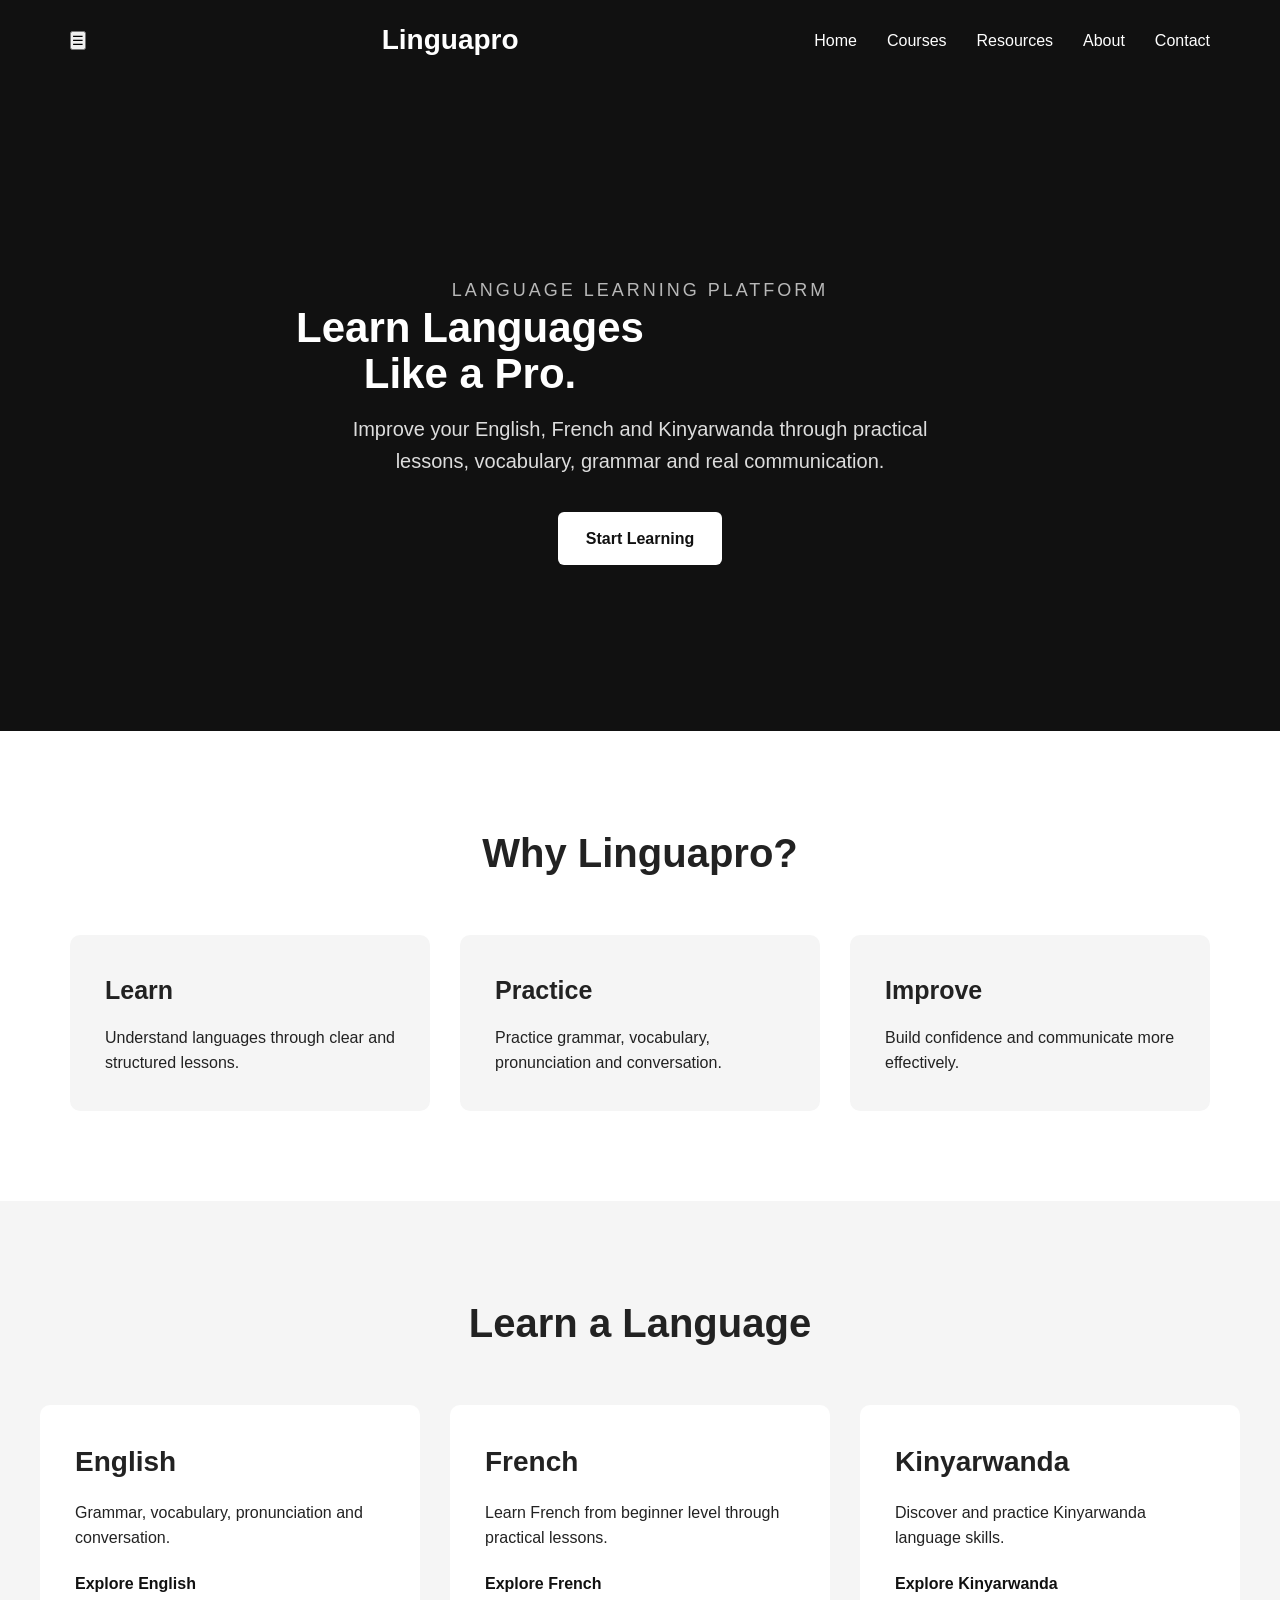
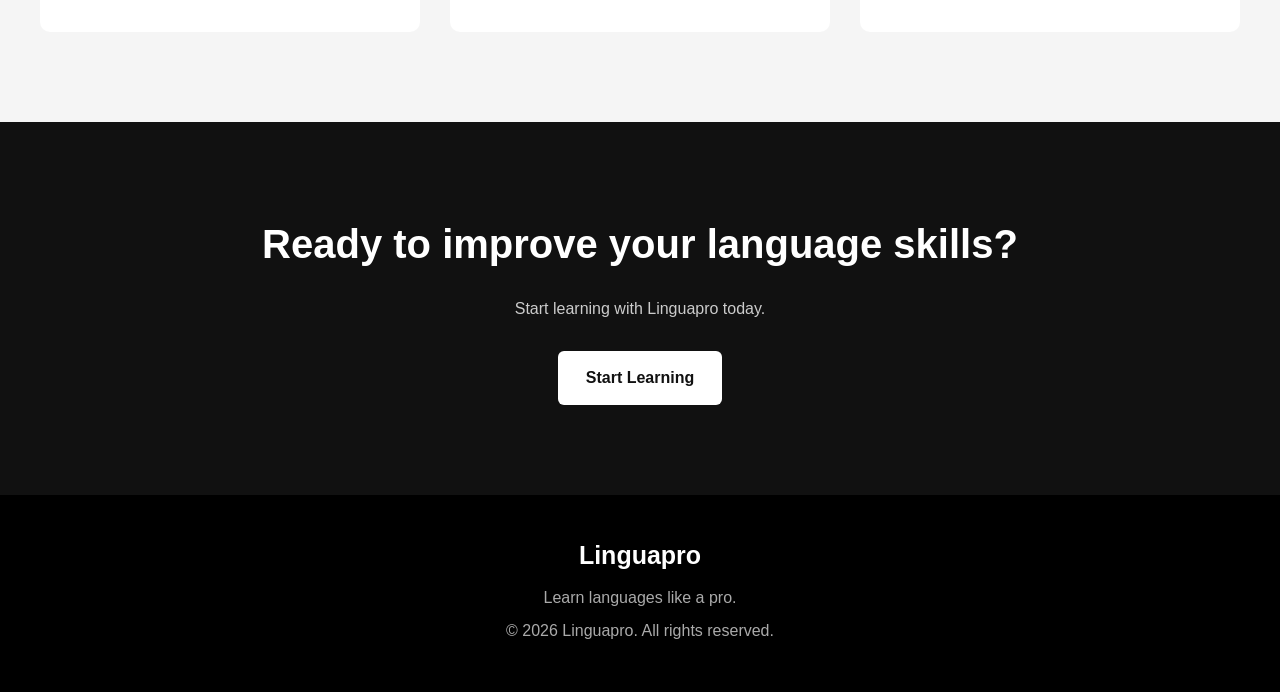
<file: index.html>
<!DOCTYPE html>
<html lang="en">
<head>
    <meta charset="UTF-8">
    <meta name="viewport" content="width=device-width, initial-scale=1.0">

    <title>Linguapro | Learn Languages Like a Pro</title>

    <link rel="stylesheet" href="style.css">
</head>

<body>

    <header>
        <nav class="navbar">

            <div class="logo">
                Linguapro
            </div>

            <ul class="nav-links">
                <li><a href="index.html">Home</a></li>
                <li><a href="courses.html">Courses</a></li>
                <li><a href="#">Resources</a></li>
                <li><a href="#">About</a></li>
                <li><a href="#">Contact</a></li>
            </ul>

        </nav>
    </header>


    <main>

        <section class="hero">

            <div class="hero-content">

                <p class="small-title">
                    LANGUAGE LEARNING PLATFORM
                </p>

                <h1>
                    Learn Languages
                    <span>Like a Pro.</span>
                </h1>

                <p>
                    Improve your English, French and Kinyarwanda
                    through practical lessons, vocabulary,
                    grammar and real communication.
                </p>

                <a href="courses.html" class="button">
                    Start Learning
                </a>

            </div>

        </section>


        <section class="why-linguapro">

            <h2>Why Linguapro?</h2>

            <div class="features">

                <div class="feature">
                    <h3>Learn</h3>
                    <p>
                        Understand languages through clear
                        and structured lessons.
                    </p>
                </div>

                <div class="feature">
                    <h3>Practice</h3>
                    <p>
                        Practice grammar, vocabulary,
                        pronunciation and conversation.
                    </p>
                </div>

                <div class="feature">
                    <h3>Improve</h3>
                    <p>
                        Build confidence and communicate
                        more effectively.
                    </p>
                </div>

            </div>

        </section>


        <section class="languages">

            <h2>Learn a Language</h2>

            <div class="language-cards">

                <div class="language-card">
                    <h3>English</h3>
                    <p>
                        Grammar, vocabulary,
                        pronunciation and conversation.
                    </p>
                    <a href="courses.html">Explore English</a>
                </div>

                <div class="language-card">
                    <h3>French</h3>
                    <p>
                        Learn French from beginner
                        level through practical lessons.
                    </p>
                    <a href="courses.html">Explore French</a>
                </div>

                <div class="language-card">
                    <h3>Kinyarwanda</h3>
                    <p>
                        Discover and practice
                        Kinyarwanda language skills.
                    </p>
                    <a href="courses.html">Explore Kinyarwanda</a>
                </div>

            </div>

        </section>


        <section class="cta">

            <h2>
                Ready to improve your language skills?
            </h2>

            <p>
                Start learning with Linguapro today.
            </p>

            <a href="courses.html" class="button">
                Start Learning
            </a>

        </section>

    </main>


    <footer>

        <h3>Linguapro</h3>

        <p>
            Learn languages like a pro.
        </p>

        <p>
            © 2026 Linguapro. All rights reserved.
        </p>

    </footer>


    <script src="script.js"></script>

</body>
</html>
</file>
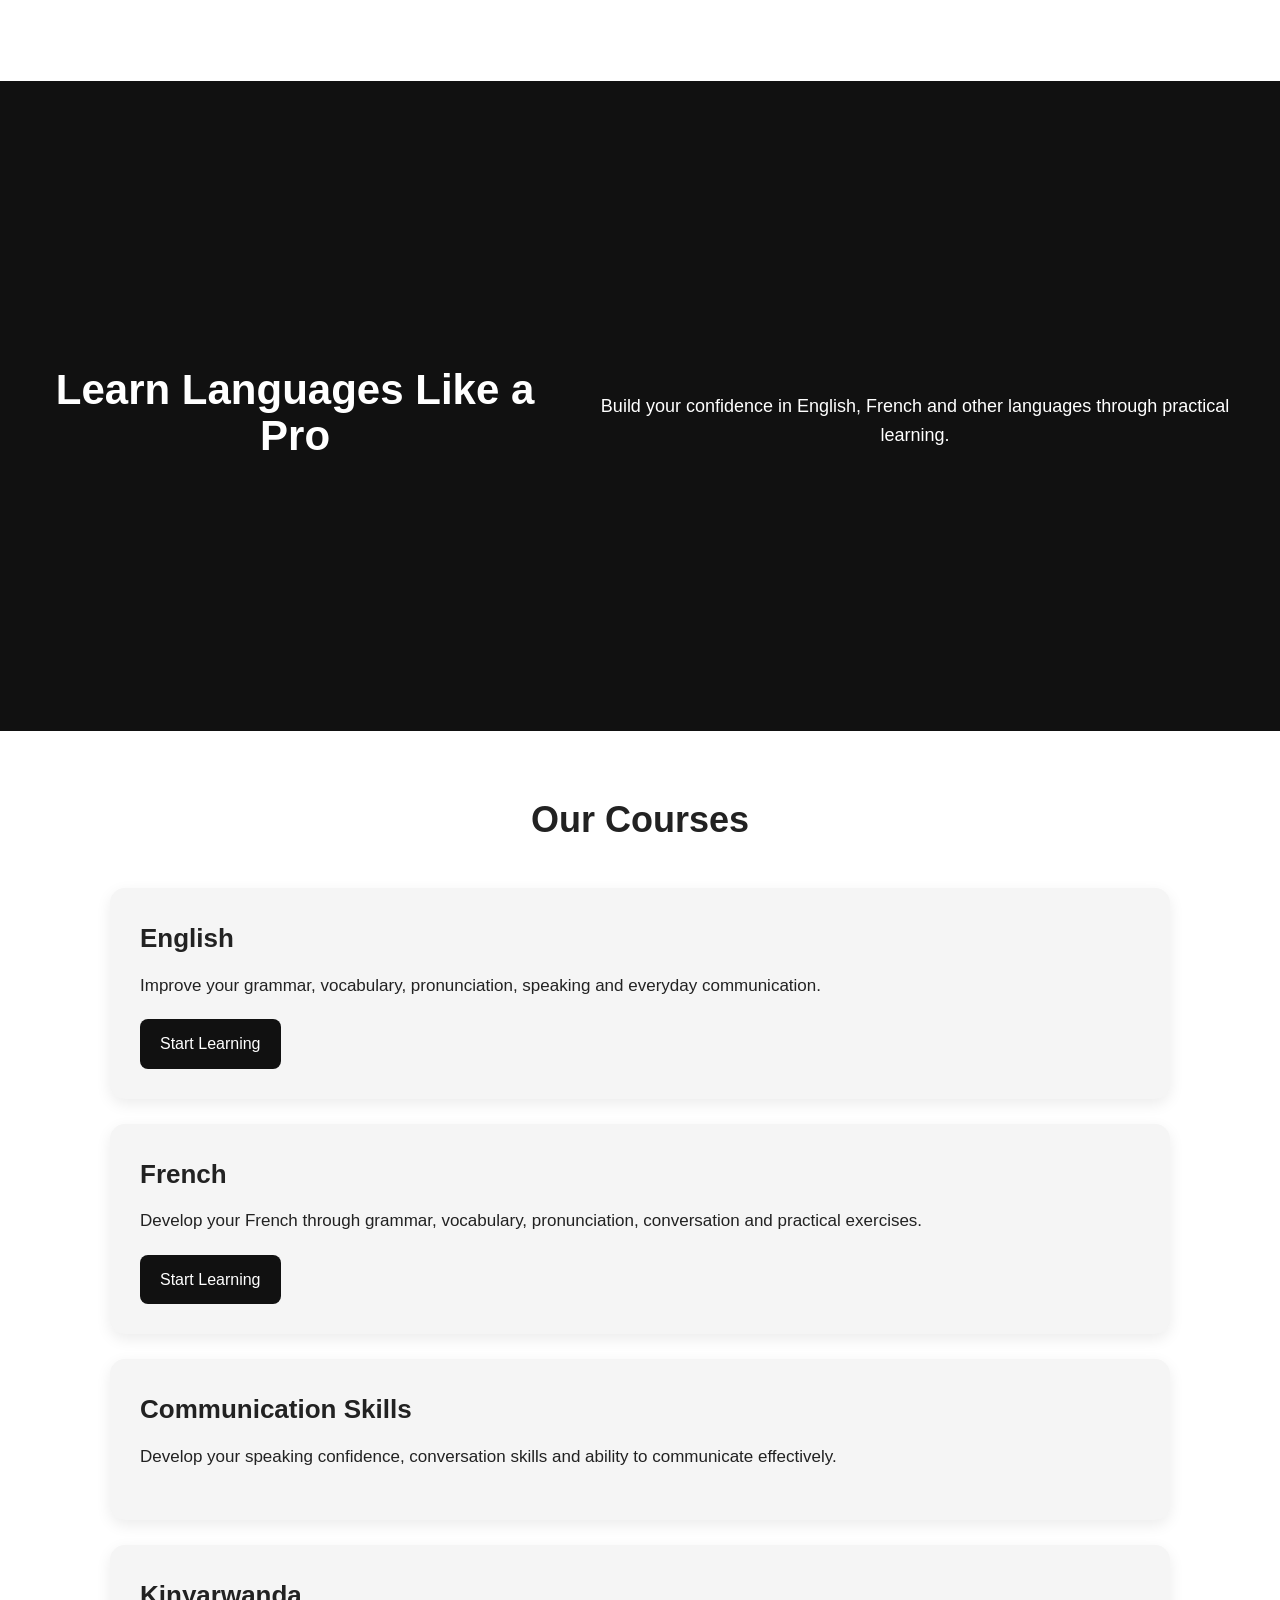
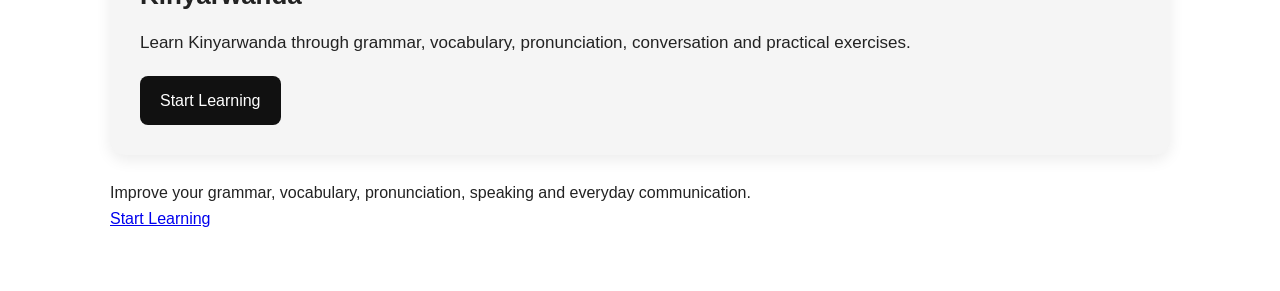
<file: courses.html>
<!DOCTYPE html>
<html lang="en">
<head>
    <meta charset="UTF-8">
    <meta name="viewport" content="width=device-width, initial-scale=1.0">
    <title>Linguapro | Courses</title>
    <link rel="stylesheet" href="style.css">
</head>

<body>

    <nav class="navbar">
        <div class="logo">Linguapro</div>

        <ul class="nav-links">
            <li><a href="index.html">Home</a></li>
            <li><a href="courses.html">Courses</a></li>
            <li><a href="#">Resources</a></li>
            <li><a href="#">About</a></li>
            <li><a href="#">Contact</a></li>
        </ul>
    </nav>

    <main>

        <section class="hero">
            <h1>Learn Languages Like a Pro</h1>
            <p>Build your confidence in English, French and other languages through practical learning.</p>
        </section>

        <section class="courses">
            <h2>Our Courses</h2>

            <div class="course-card">
                <h3>English</h3>
                <p>
                    Improve your grammar, vocabulary, pronunciation,
                    speaking and everyday communication.
                </p>
                <a href="english.html">Start Learning</a>
            </div>

            <div class="course-card">
                <h3>French</h3>
                <p>
                    Develop your French through grammar, vocabulary,
                    pronunciation, conversation and practical exercises.
                </p>
                <a href="french.html">Start Learning</a>
            </div>

            <div class="course-card">
    <h3>Communication Skills</h3>

    <p>
        Develop your speaking confidence, conversation skills and ability to communicate effectively.
    </p>
</div>

<div class="course-card">
    <h3>Kinyarwanda</h3>

    <p>
        Learn Kinyarwanda through grammar, vocabulary,
        pronunciation, conversation and practical exercises.
    </p>

    <a href="kinyarwanda.html">Start Learning</a>
</div>
    <p>
        Improve your grammar, vocabulary, pronunciation,
        speaking and everyday communication.
    </p>
    <a href="./english.html">Start Learning</a>
                </>

        </section>

    </main>

</body>
</html>
</file>
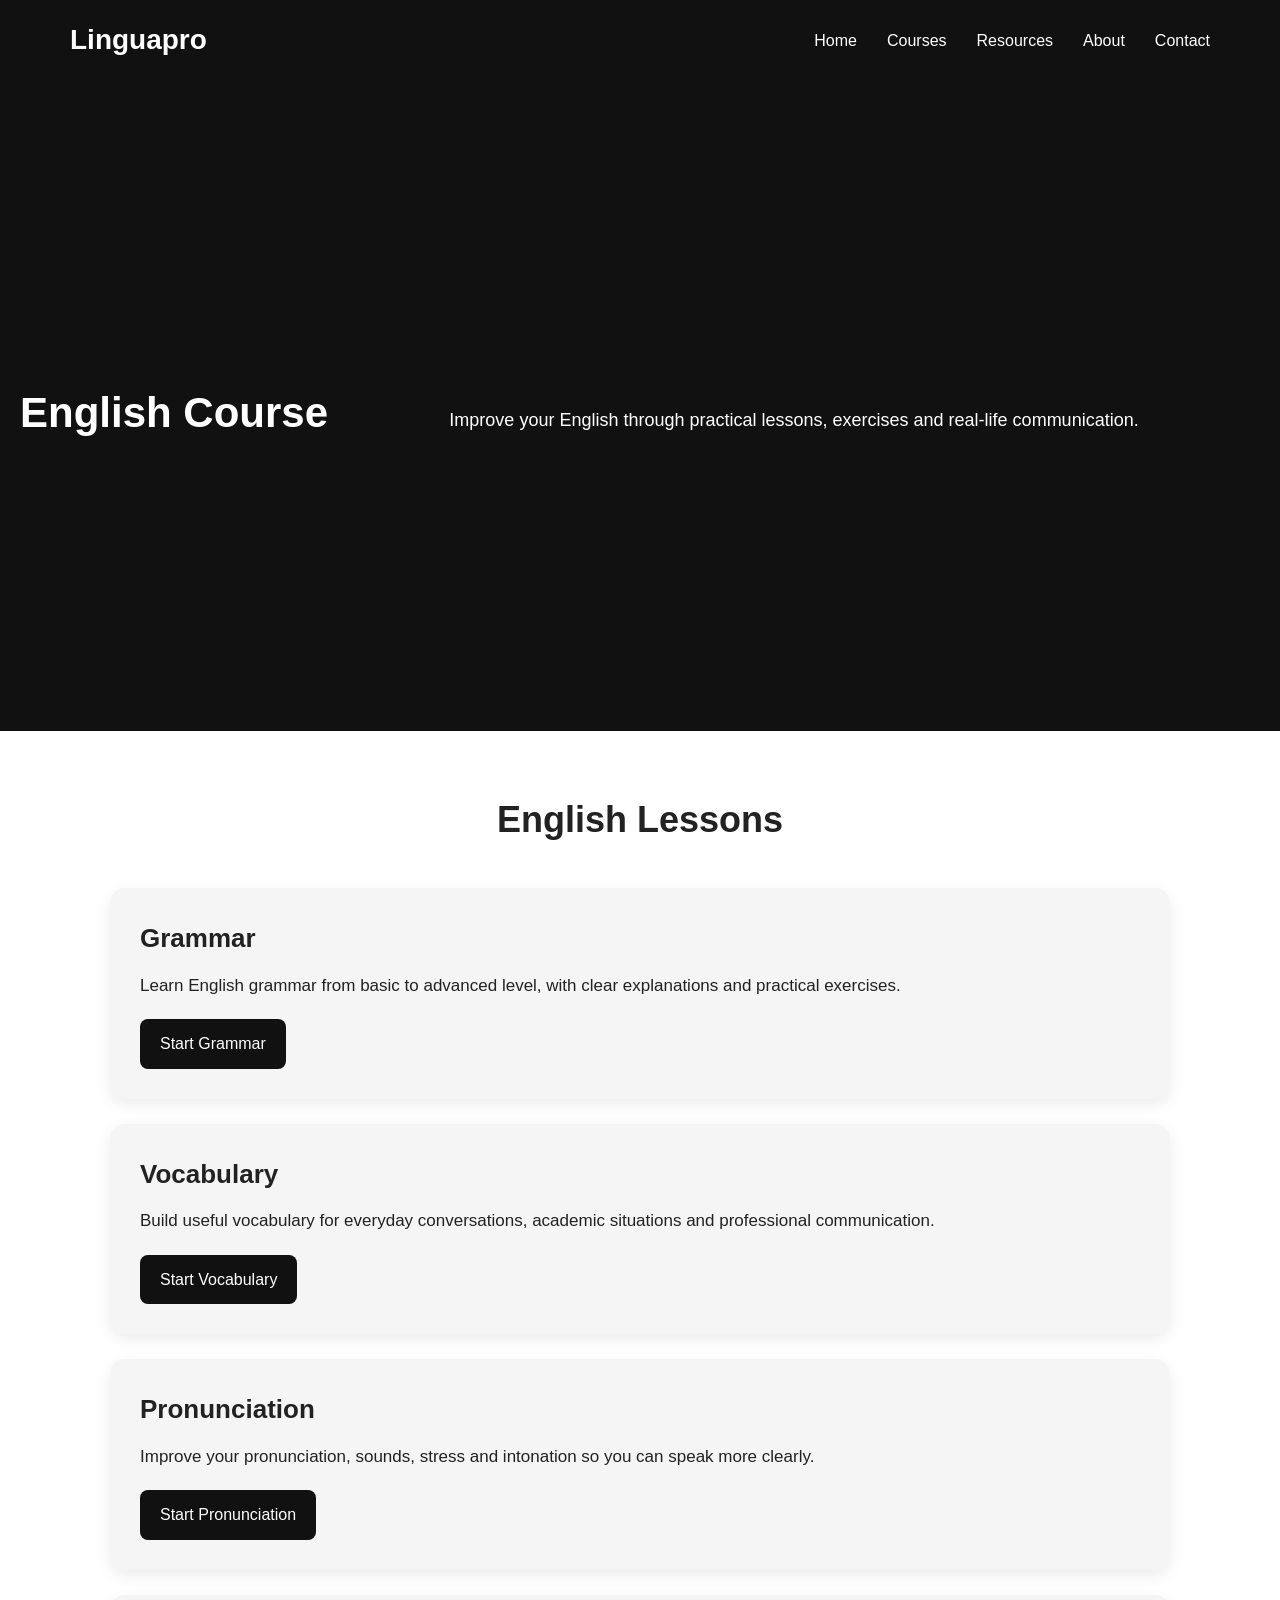
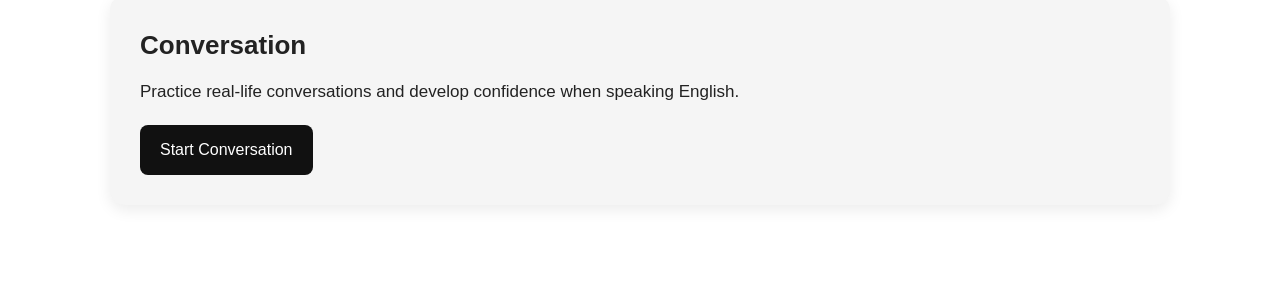
<file: english.html>
<!DOCTYPE html>
<html lang="en">
<head>
    <meta charset="UTF-8">
    <meta name="viewport" content="width=device-width, initial-scale=1.0">
    <title>Linguapro | English Course</title>
    <link rel="stylesheet" href="style.css">
</head>

<body>

    <header>
        <nav class="navbar">
            <div class="logo">Linguapro</div>

            <ul class="nav-links">
                <li><a href="index.html">Home</a></li>
                <li><a href="courses.html">Courses</a></li>
                <li><a href="#">Resources</a></li>
                <li><a href="#">About</a></li>
                <li><a href="#">Contact</a></li>
            </ul>
        </nav>
    </header>

    <main>

        <section class="hero">
            <h1>English Course</h1>
            <p>
                Improve your English through practical lessons,
                exercises and real-life communication.
            </p>
        </section>

        <section class="courses">

            <h2>English Lessons</h2>

            <div class="course-card">
                <h3>Grammar</h3>
                <p>
                    Learn English grammar from basic to advanced level,
                    with clear explanations and practical exercises.
                </p>
                <a href="#">Start Grammar</a>
            </div>

            <div class="course-card">
                <h3>Vocabulary</h3>
                <p>
                    Build useful vocabulary for everyday conversations,
                    academic situations and professional communication.
                </p>
                <a href="#">Start Vocabulary</a>
            </div>

            <div class="course-card">
                <h3>Pronunciation</h3>
                <p>
                    Improve your pronunciation, sounds, stress and
                    intonation so you can speak more clearly.
                </p>
                <a href="#">Start Pronunciation</a>
            </div>

            <div class="course-card">
                <h3>Conversation</h3>
                <p>
                    Practice real-life conversations and develop
                    confidence when speaking English.
                </p>
                <a href="#">Start Conversation</a>
            </div>

        </section>

    </main>

</body>
</html>
</file>
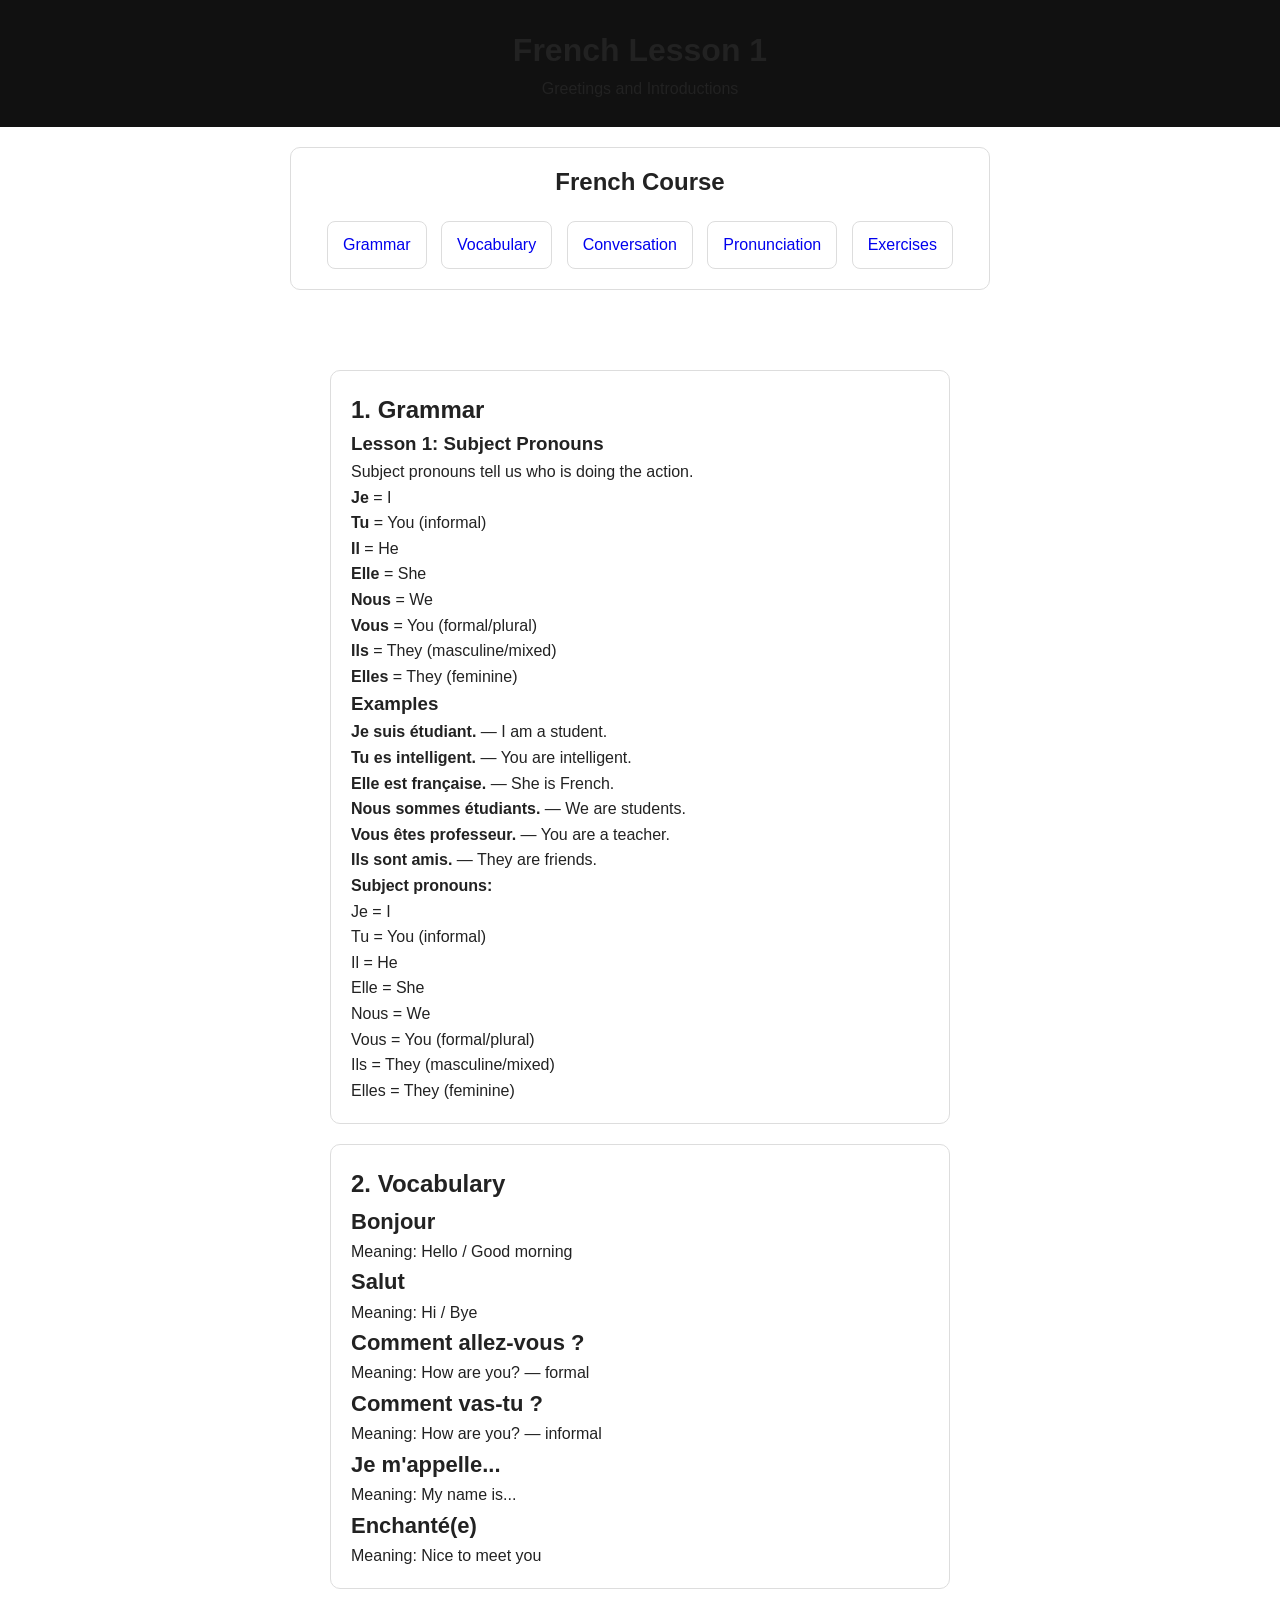
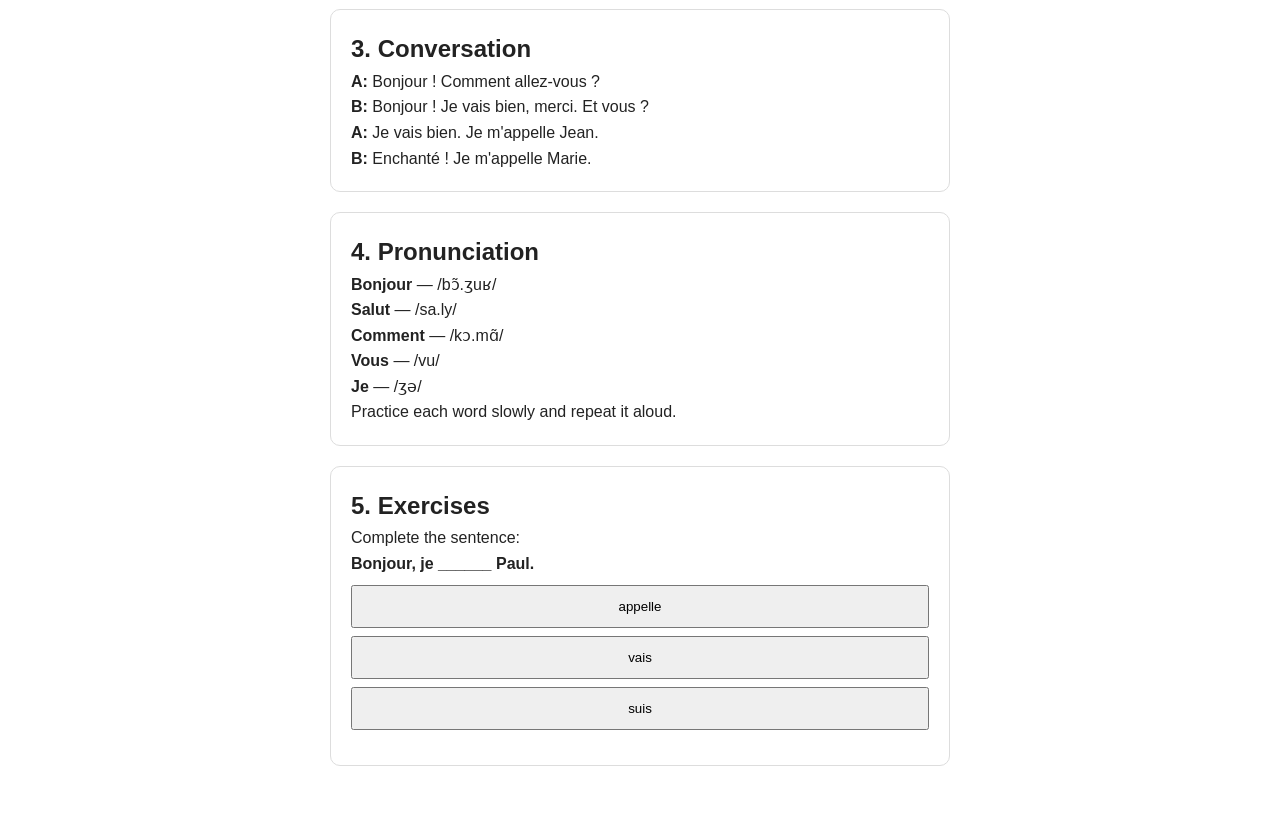
<file: french.html>
<!DOCTYPE html>
<html lang="en">
<head>
    <meta charset="UTF-8">
    <meta name="viewport" content="width=device-width, initial-scale=1.0">
    <title>Linguapro | French Lesson 1</title>
    <link rel="stylesheet" href="style.css">

    <style>
        body {
            font-family: Arial, sans-serif;
            line-height: 1.6;
            margin: 0;
            padding: 0;
        }

        header {
            padding: 25px;
            text-align: center;
        }

        .lesson {
            padding: 20px;
            max-width: 700px;
            margin: auto;
        }

        .lesson-card {
            padding: 20px;
            margin: 20px 0;
            border: 1px solid #ddd;
            border-radius: 10px;
        }

        .word {
            font-size: 22px;
            font-weight: bold;
        }

        button {
            padding: 12px 20px;
            margin-top: 10px;
            cursor: pointer;
        }

        .quiz-option {
            display: block;
            width: 100%;
            margin: 8px 0;
        }

        #result {
            font-weight: bold;
            margin-top: 15px;
        }
      #result {
    font-weight: bold;
    margin-top: 15px;
}

.course-menu {
    padding: 15px;
    margin: 20px auto;
    max-width: 700px;
    text-align: center;
    border: 1px solid #ddd;
    border-radius: 10px;
}

.course-menu h2 {
    margin-bottom: 15px;
}

.course-menu a {
    display: inline-block;
    padding: 10px 15px;
    margin: 5px;
    text-decoration: none;
    border: 1px solid #ddd;
    border-radius: 8px;
}

</style>
    </style>
</head>

<body>

<header>
    <h1>French Lesson 1</h1>
    <p>Greetings and Introductions</p>
</header>

<nav class="course-menu">
    <h2>French Course</h2>

    <a href="#grammar">Grammar</a>
    <a href="#vocabulary">Vocabulary</a>
    <a href="#conversation">Conversation</a>
    <a href="#pronunciation">Pronunciation</a>
    <a href="#exercises">Exercises</a>
</nav>

<main class="lesson">
<main class="lesson">

  <div class="lesson-card" id="grammar">
    <h2>1. Grammar</h2>
  <h3>Lesson 1: Subject Pronouns</h3>

<p>Subject pronouns tell us who is doing the action.</p>

<div class="grammar-table">
    <p><strong>Je</strong> = I</p>
    <p><strong>Tu</strong> = You (informal)</p>
    <p><strong>Il</strong> = He</p>
    <p><strong>Elle</strong> = She</p>
    <p><strong>Nous</strong> = We</p>
    <p><strong>Vous</strong> = You (formal/plural)</p>
    <p><strong>Ils</strong> = They (masculine/mixed)</p>
    <p><strong>Elles</strong> = They (feminine)</p>
</div>

<h3>Examples</h3>

<p><strong>Je suis étudiant.</strong> — I am a student.</p>
<p><strong>Tu es intelligent.</strong> — You are intelligent.</p>
<p><strong>Elle est française.</strong> — She is French.</p>
<p><strong>Nous sommes étudiants.</strong> — We are students.</p>
<p><strong>Vous êtes professeur.</strong> — You are a teacher.</p>
<p><strong>Ils sont amis.</strong> — They are friends.</p>

    <p><strong>Subject pronouns:</strong></p>

    <p>Je = I</p>
    <p>Tu = You (informal)</p>
    <p>Il = He</p>
    <p>Elle = She</p>
    <p>Nous = We</p>
    <p>Vous = You (formal/plural)</p>
    <p>Ils = They (masculine/mixed)</p>
    <p>Elles = They (feminine)</p>
  </div>

<div class="lesson-card" id="vocabulary">
    <h2>2. Vocabulary</h2>

    <p class="word">Bonjour</p>
    <p>Meaning: Hello / Good morning</p>

    <p class="word">Salut</p>
    <p>Meaning: Hi / Bye</p>

    <p class="word">Comment allez-vous ?</p>
    <p>Meaning: How are you? — formal</p>

    <p class="word">Comment vas-tu ?</p>
    <p>Meaning: How are you? — informal</p>

    <p class="word">Je m'appelle...</p>
    <p>Meaning: My name is...</p>

    <p class="word">Enchanté(e)</p>
    <p>Meaning: Nice to meet you</p>
</div>

<div class="lesson-card" id="conversation">
    <h2>3. Conversation</h2>

        <p><strong>A:</strong> Bonjour ! Comment allez-vous ?</p>
        <p><strong>B:</strong> Bonjour ! Je vais bien, merci. Et vous ?</p>
        <p><strong>A:</strong> Je vais bien. Je m'appelle Jean.</p>
        <p><strong>B:</strong> Enchanté ! Je m'appelle Marie.</p>
    </>

    </div>

<div class="lesson-card" id="pronunciation">
    <h2>4. Pronunciation</h2>

    <p><strong>Bonjour</strong> — /bɔ̃.ʒuʁ/</p>
    <p><strong>Salut</strong> — /sa.ly/</p>
    <p><strong>Comment</strong> — /kɔ.mɑ̃/</p>
    <p><strong>Vous</strong> — /vu/</p>
    <p><strong>Je</strong> — /ʒə/</p>

    <p>Practice each word slowly and repeat it aloud.</p>
</div>

<div class="lesson-card" id="exercises">
    <h2>5. Exercises</h2>

        <p>
            Complete the sentence:
        </p>

        <p><strong>Bonjour, je ______ Paul.</strong></p>

        <button class="quiz-option" onclick="checkAnswer('appelle')">
            appelle
        </button>

        <button class="quiz-option" onclick="checkAnswer('vais')">
            vais
        </button>

        <button class="quiz-option" onclick="checkAnswer('suis')">
            suis
        </button>

        <p id="result"></p>
    </>

</main>

<script>
    /**
     * @param {string} answer
     */
    function checkAnswer(answer) {
        const result = document.getElementById("result");

        if (answer === "appelle") {
            result.textContent = "Correct! Je m'appelle Paul.";
        } else {
            result.textContent = "Incorrect. The correct answer is « appelle ».";
        }
    }
</script>

</body>
</html>
</file>
<file: style.css>
* {
    margin: 0;
    padding: 0;
    box-sizing: border-box;
}

html {
    scroll-behavior: smooth;
}

body {
    font-family: Arial, sans-serif;
    line-height: 1.6;
    color: #222;
    background: #ffffff;
}

/* NAVIGATION */

header {
    background: #111;
    position: sticky;
    top: 0;
    z-index: 1000;
}

.navbar {
    max-width: 1200px;
    margin: auto;
    padding: 18px 30px;

    display: flex;
    justify-content: space-between;
    align-items: center;
}

.logo {
    color: #ffffff;
    font-size: 28px;
    font-weight: 700;
}

.nav-links {
    display: flex;
    list-style: none;
    gap: 30px;
}

.nav-links a {
    color: #ffffff;
    text-decoration: none;
    font-size: 16px;
}

.nav-links a:hover {
    opacity: 0.7;
}

/* HERO */

.hero {
    min-height: 650px;

    display: flex;
    align-items: center;

    background: linear-gradient(
        135deg,
        #111111,
        #333333
    );

    color: white;
}

.hero-content {
    max-width: 1200px;
    width: 100%;
    margin: auto;
    padding: 80px 30px;
}

.small-title {
    font-size: 14px;
    letter-spacing: 3px;
    margin-bottom: 20px;
    opacity: 0.7;
}

.hero h1 {
    font-size: 70px;
    line-height: 1.1;
    max-width: 800px;
    margin-bottom: 25px;
}

.hero h1 span {
    display: block;
}

.hero-content > p:not(.small-title) {
    max-width: 650px;
    font-size: 20px;
    margin-bottom: 35px;
    color: #dddddd;
}

/* BUTTON */

.button {
    display: inline-block;

    background: white;
    color: #111;

    padding: 14px 28px;

    text-decoration: none;
    font-weight: bold;

    border-radius: 6px;

    transition: 0.3s;
}

.button:hover {
    transform: translateY(-3px);
}

/* GENERAL SECTIONS */

section {
    padding: 90px 30px;
}

section h2 {
    text-align: center;
    font-size: 40px;
    margin-bottom: 50px;
}

/* WHY LINGUAPRO */

.why-linguapro {
    max-width: 1200px;
    margin: auto;
}

.features {
    display: grid;
    grid-template-columns: repeat(3, 1fr);
    gap: 30px;
}

.feature {
    padding: 35px;
    background: #f5f5f5;
    border-radius: 10px;
}

.feature h3 {
    font-size: 25px;
    margin-bottom: 15px;
}

/* LANGUAGES */

.languages {
    background: #f5f5f5;
}

.language-cards {
    max-width: 1200px;
    margin: auto;

    display: grid;
    grid-template-columns: repeat(3, 1fr);
    gap: 30px;
}

.language-card {
    background: white;
    padding: 35px;

    border-radius: 10px;

    transition: 0.3s;
}

.language-card:hover {
    transform: translateY(-5px);
}

.language-card h3 {
    font-size: 28px;
    margin-bottom: 15px;
}

.language-card p {
    margin-bottom: 20px;
}

.language-card a {
    color: #111;
    font-weight: bold;
    text-decoration: none;
}

/* CALL TO ACTION */

.cta {
    text-align: center;
    background: #111;
    color: white;
}

.cta h2 {
    margin-bottom: 20px;
}

.cta p {
    margin-bottom: 30px;
    color: #cccccc;
}

/* FOOTER */

footer {
    background: #000;
    color: white;
    text-align: center;
    padding: 40px 20px;
}

footer h3 {
    font-size: 25px;
    margin-bottom: 10px;
}

footer p {
    color: #aaa;
    margin-bottom: 8px;
}

/* MOBILE */

@media (max-width: 768px) {

    .navbar {
        flex-direction: column;
        gap: 15px;
    }

    .nav-links {
        gap: 15px;
        flex-wrap: wrap;
        justify-content: center;
    }

    .hero {
        min-height: 550px;
    }

    .hero h1 {
        font-size: 48px;
    }

    .hero-content > p:not(.small-title) {
        font-size: 17px;
    }

    .features,
    .language-cards {
        grid-template-columns: 1fr;
    }

    section {
        padding: 65px 20px;
    }

    section h2 {
        font-size: 32px;
    }
.menu-button {
    display: none;
    background: transparent;
    color: white;
    border: none;
    font-size: 28px;
    cursor: pointer;
}

@media (max-width: 768px) {

    .menu-button {
        display: block;
    }

    .navbar {
        position: relative;
    }

    .nav-links {
        display: none;
        width: 100%;
        flex-direction: column;
        align-items: center;
        gap: 15px;
        padding: 20px 0;
    }

    .nav-links.show-menu {
        display: flex;
    }
}}
 /* COURSES PAGE */

.hero {
    text-align: center;
    padding: 70px 20px 40px;
    background: #111;
    color: white;
}

.hero h1 {
    font-size: 42px;
    margin-bottom: 15px;
}

.hero p {
    max-width: 700px;
    margin: auto;
    font-size: 18px;
}

.courses {
    max-width: 1100px;
    margin: auto;
    padding: 60px 20px;
}

.courses h2 {
    text-align: center;
    font-size: 36px;
    margin-bottom: 40px;
}

.course-card {
    background: #f5f5f5;
    padding: 30px;
    margin-bottom: 25px;
    border-radius: 15px;
    box-shadow: 0 5px 15px rgba(0, 0, 0, 0.08);
}

.course-card h3 {
    font-size: 26px;
    margin-bottom: 12px;
}

.course-card p {
    font-size: 17px;
    margin-bottom: 20px;
}

.course-card a {
    display: inline-block;
    background: #111;
    color: white;
    padding: 12px 20px;
    border-radius: 8px;
    text-decoration: none;
}

.course-card a:hover {
    background: #333;
}

/* MOBILE */
@media (max-width: 600px) {

    .hero {
    padding: 45px 20px;
}

.hero h1 {
    font-size: 34px;
    margin-bottom: 20px;
}

.hero p {
    font-size: 17px;
    line-height: 1.6;
}.hero {
    min-height: auto;
}

    .courses {
        padding: 40px 20px;
    }

    .courses h2 {
        font-size: 30px;
    }

    .course-card {
        padding: 25px;
    }
}
</file>
